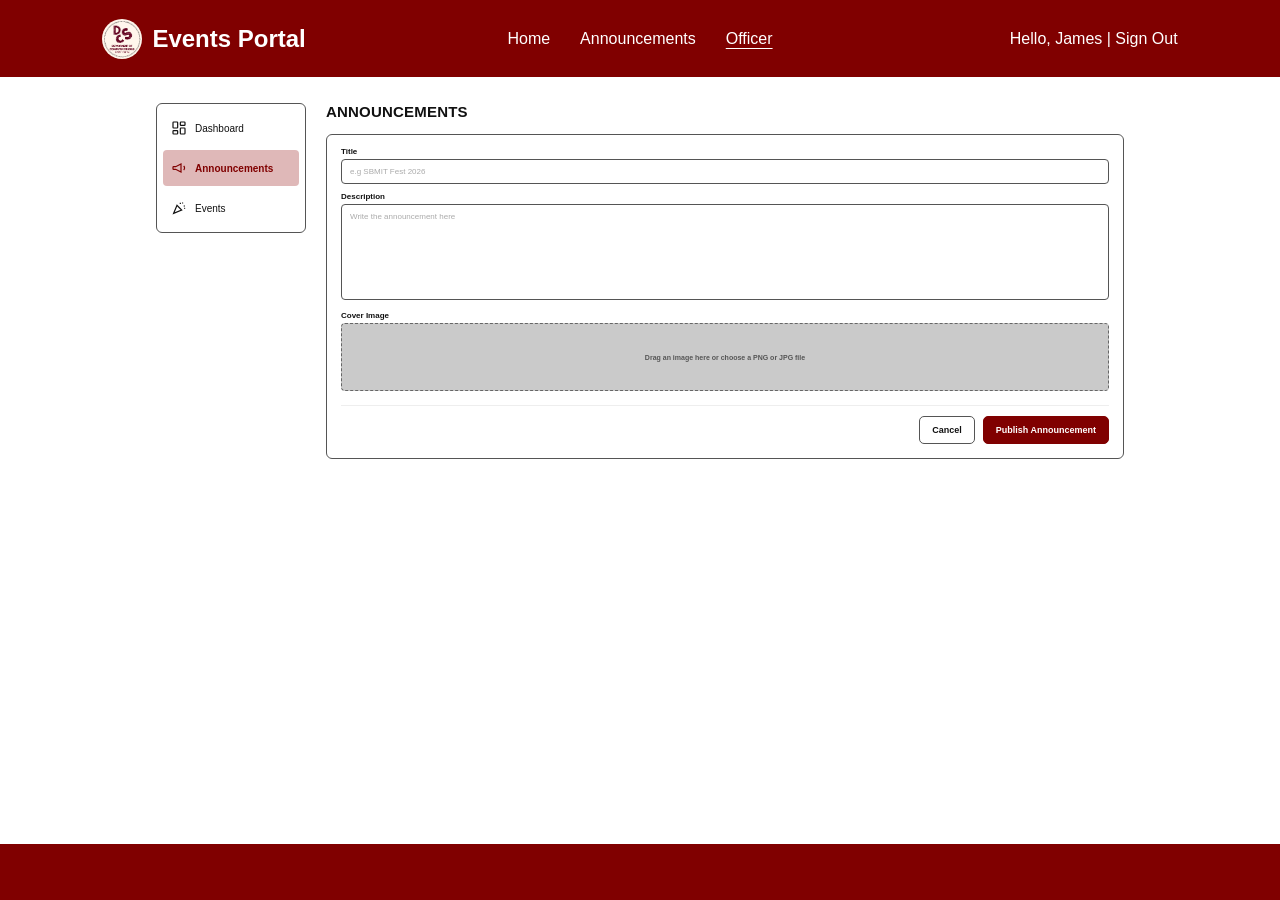
<file: announcement-new.html>
<!DOCTYPE html>
<html lang="en">
<head>
  <meta charset="UTF-8">
  <meta name="viewport" content="width=device-width, initial-scale=1.0">
  <title>Events Portal – New Announcement</title>
  <link rel="stylesheet" href="css/style2.css">
</head>
<body>

  <header class="site-header">
    <div class="header-inner">
      <a class="brand" href="dashboard.html"><img src="assets/dcs-logo.png" alt="DCS Logo"> Events Portal</a>
      <nav class="main-nav">
        <a href="#">Home</a>
        <a href="announcements.html">Announcements</a>
        <a href="dashboard.html" class="active">Officer</a>
      </nav>
      <div class="user-menu">Hello, James | <a href="#">Sign Out</a></div>
    </div>
  </header>

  <main class="page">
    <aside class="sidebar">
      <a href="officer-dashboard.html">
        <svg viewBox="0 0 24 24" fill="none" stroke="currentColor" stroke-width="1.8"><rect x="3" y="3" width="7" height="9" rx="1"/><rect x="14" y="3" width="7" height="5" rx="1"/><rect x="14" y="12" width="7" height="9" rx="1"/><rect x="3" y="16" width="7" height="5" rx="1"/></svg>
        Dashboard
      </a>
      <a href="officer-dashboard.html" class="active">
        <svg viewBox="0 0 24 24" fill="none" stroke="currentColor" stroke-width="1.8"><path d="M3 11v2a1 1 0 0 0 1 1h3l8 4V6L7 10H4a1 1 0 0 0-1 1z"/><path d="M19 9a4 4 0 0 1 0 6"/></svg>
        Announcements
      </a>
      <a href="event-new.html">
        <svg viewBox="0 0 24 24" fill="none" stroke="currentColor" stroke-width="1.8"><path d="M4 20l5-12 7 7z"/><path d="M14 4v2M19 9h2M17 5l1-1M20 12l1 1"/></svg>
        Events
      </a>
    </aside>

    <section class="content">
      <div class="page-head">
        <h1 class="page-title">Announcements</h1>
      </div>

      <form class="card form-card" action="#" method="post">
        <div class="field">
          <label for="title">Title</label>
          <input type="text" id="title" name="title" placeholder="e.g SBMIT Fest 2026">
        </div>
        <div class="field">
          <label for="description">Description</label>
          <textarea id="description" name="description" style="height:96px" placeholder="Write the announcement here"></textarea>
        </div>
        <div class="field">
          <span class="lbl">Cover Image</span>
          <label class="dropzone" style="height:68px; font-size:7px;" for="cover">
            Drag an image here or choose a PNG or JPG file
            <input type="file" id="cover" name="cover" accept="image/png, image/jpeg" hidden>
          </label>
        </div>
        <div class="form-actions">
          <a href="officer-dashboard.html" class="btn btn-outline">Cancel</a>
          <button type="submit" class="btn btn-primary">Publish Announcement</button>
        </div>
      </form>
    </section>
  </main>

  <footer class="site-footer"></footer>
</body>
</html>
</file>
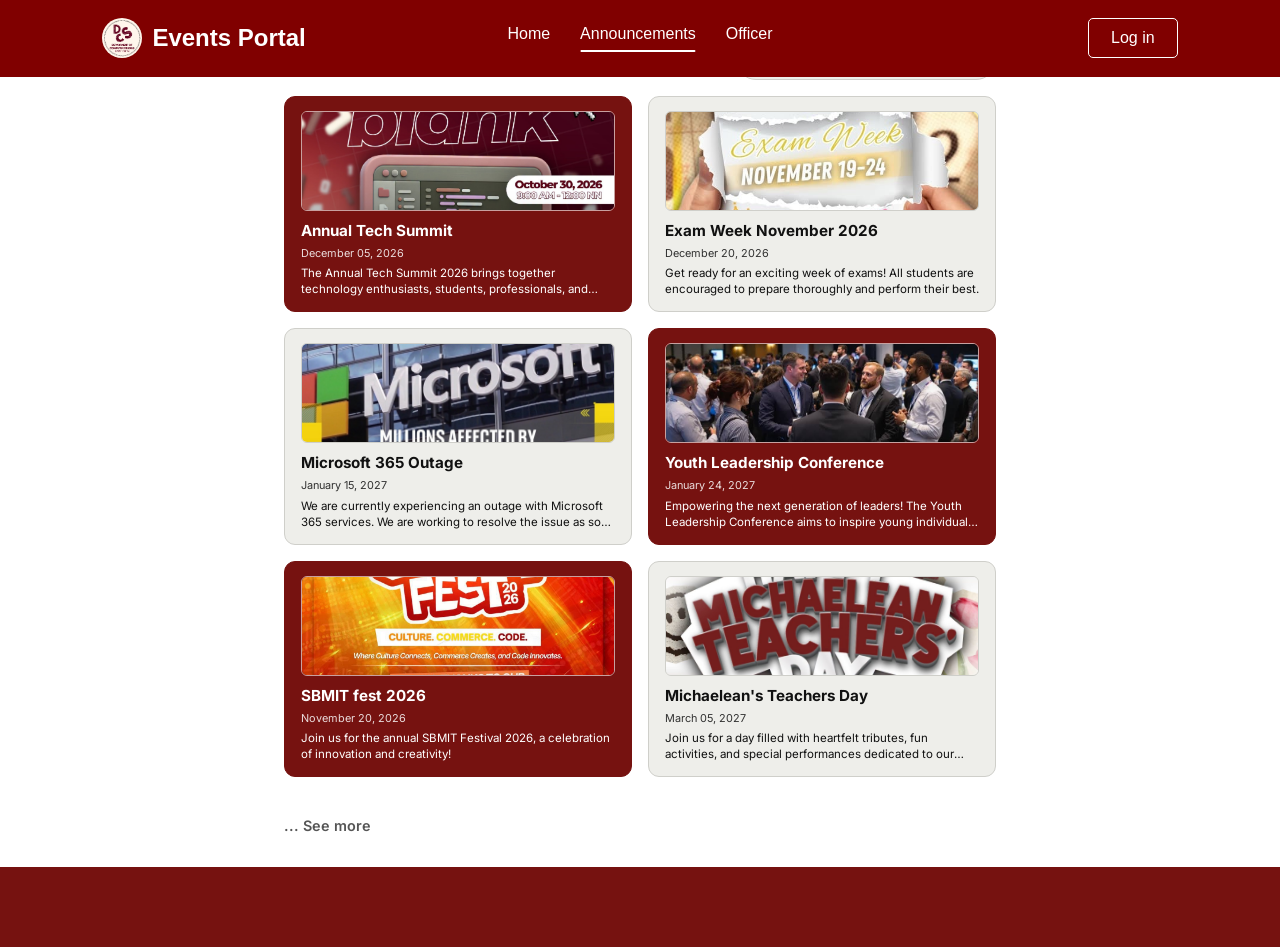
<file: announcements.html>
<!DOCTYPE html>
<html lang="en">
<head>
  <meta charset="UTF-8">
  <meta name="viewport" content="width=device-width, initial-scale=1">
  <title>Announcements</title>
  <link rel="stylesheet" href="css/style1.css">
</head>
<body>

  <header class="header">
    <div class="header-logo">
      <img src="assets/dcs-logo.png" alt="DCS Logo">
      <h2>Events Portal</h2>
    </div>

    <nav>
        <a href="index.html">Home</a>
        <a href="announcements.html" class="active" aria-current="page">Announcements</a>
        <a href="officer-login.html">Officer</a>
    </nav>

    <a href="student-login.html" class="logout">Log in</a>
</header>

  <main>
    <div class="section-row">
      <h2 class="section-title">Latest announcements</h2>
      <form class="search" role="search" action="#">
        <input type="search" id="search" name="q" placeholder="Search announcements" aria-label="Search announcements" autocomplete="off" list="announcement-titles">
        <datalist id="announcement-titles">
          <option value="Annual Tech Summit">
          <option value="Exam Week November 2026">
          <option value="Microsoft 365 Outage">
          <option value="Youth Leadership Conference">
          <option value="SBMIT Fest 2026">
          <option value="Michaelean's Teachers Day">
          <option value="feast of Saint Michael the Archangel">
          <option value="21st international Day of peace">
          <option value="Rogelio Limaco Day">
          <option value="Programmer's Day Celebration">
          <option value="National Heroes Day">
          <option value="Ninoy Aquino Day">
        </datalist>
      </form>
    </div>


    <input type="checkbox" id="toggle-more" class="toggle-more">

    <section class="grid scroll-area">
      <a href="#popup-1" class="card dark">
        <img class="card-img" src="assets/code in the blank.jpg" alt="Announcement image">
        <h2>Annual Tech Summit</h2>
        <p class="card-date">December 05, 2026</p>
        <p class="card-text">The Annual Tech Summit 2026 brings together technology enthusiasts, students, professionals, and industry experts to explore the latest developments in the digital world.</p>
      </a>

      <a href="#popup-2" class="card light">
        <img class="card-img" src="assets/exam.jpg" alt="Announcement image">
        <h2>Exam Week November 2026</h2>
        <p class="card-date">December 20, 2026</p>
        <p class="card-text">Get ready for an exciting week of exams! All students are encouraged to prepare thoroughly and perform their best.</p>
      </a>

      <a href="#popup-3" class="card light">
        <img class="card-img" src="assets/ms365.jpg" alt="Announcement image">
        <h2>Microsoft 365 Outage</h2>
        <p class="card-date">January 15, 2027</p>
        <p class="card-text">We are currently experiencing an outage with Microsoft 365 services. We are working to resolve the issue as soon as possible.</p>
      </a>

      <a href="#popup-4" class="card dark">
        <img class="card-img" src="assets/youth.jpg" alt="Announcement image">
        <h2>Youth Leadership Conference</h2>
        <p class="card-date">January 24, 2027</p>
        <p class="card-text">Empowering the next generation of leaders! The Youth Leadership Conference aims to inspire young individuals to become responsible, confident, and active members of society.</p>
      </a>

      <a href="#popup-5" class="card dark">
        <img class="card-img" src="assets/sbmit_fest.jpg" alt="Announcement image">
        <h2>SBMIT fest 2026</h2>
        <p class="card-date">November 20, 2026</p>
        <p class="card-text">Join us for the annual SBMIT Festival 2026, a celebration of innovation and creativity!</p>
      </a>

      <a href="#popup-6" class="card light">
        <img class="card-img" src="assets/tc_day.jpg" alt="Announcement image">
        <h2>Michaelean's Teachers Day</h2>
        <p class="card-date">March 05, 2027</p>
        <p class="card-text">Join us for a day filled with heartfelt tributes, fun activities, and special performances dedicated to our beloved teachers. Let’s make this celebration as extraordinary as the people we’re honoring!</p>
      </a>

      <a href="#popup-7" class="card light extra">
        <img class="card-img" src="assets/feast.jpg" alt="Announcement image">
        <h2>Feast of Saint Michael the Archangel</h2>
        <p class="card-date">November 06, 2026</p>
        <p class="card-text">Celebrate the feast of Saint Michael the Archangel with us!</p>
      </a>

      <a href="#popup-8" class="card dark extra">
        <img class="card-img" src="assets/21st.jpg" alt="Announcement image">
        <h2>21st international Day of peace</h2>
        <p class="card-date">November 13, 2026</p>
        <p class="card-text"> Real peace isn't just absence of conflic, it is the daily choice to listen, bridges devides,and build a future.Join us for a day filled with heartfelt tributes, fun activities, and special performances dedicated to our beloved teachers. Let’s make this celebration as extraordinary as the people we’re honoring!</p>
      </a>

      <a href="#popup-9" class="card dark extra">
        <img class="card-img" src="assets/limaco.jpg" alt="Announcement image">
        <h2>Rogelio Limaco Day </h2>
        <p class="card-date">September 13, 2026</p>
        <p class="card-text">freedome isn't just a chapter in a history book, it is a legacy paid for in courage,
             so join us in honoring trailblazers and everyday.
            </p>
      </a>

      <a href="#popup-10" class="card light extra">
        <img class="card-img" src="assets/prog_day.jpg" alt="Announcement image">
        <h2>Programmer's day Celebration</h2>
        <p class="card-date">September 13, 2026</p>
        <p class="card-text">Celebrate Programmer's Day with us! Join us for a day filled with coding challenges, workshops, and networking opportunities.</p>
      </a>

      <a href="#popup-11" class="card light extra">
        <img class="card-img" src="assets/heroesday.jpg" alt="Announcement image">
        <h2>National Heroes Day</h2>
        <p class="card-date">August 31, 2026</p>
        <p class="card-text">Celebrate the legacy of our national heroes with us!</p>
      </a>

      <a href="#popup-12" class="card dark extra">
        <img class="card-img" src="assets/aquinoday.jpg" alt="Announcement image">
        <h2>Ninoy Aquino Day</h2>
        <p class="card-date">August 21, 2026</p>
        <p class="card-text">Celebrate the legacy of our national heroes with us!</p>
      </a>
    </section>

    <label for="toggle-more" class="see-more">
      <span class="text-more">... See more</span>
      <span class="text-less">... See less</span>
    </label>
  </main>

  <footer></footer>

  <!-- popups for each announcement -->
  <div id="popup-1" class="popup" role="dialog" aria-labelledby="popup-title-1">
    <a href="#" class="popup-backdrop" aria-label="Close"></a>
    <div class="popup-box">
      <div class="popup-header">
        <h2 id="popup-title-1">Annual Tech Summit</h2>
        <a href="#" class="popup-close" aria-label="Close">&times;</a>
      </div>
      <figure class="popup-image">
        <img src="assets/code in the blank.jpg" alt="photo for this announcement">
      </figure>
      <p class="popup-desc">The Annual Tech Summit 2026 brings together technology enthusiasts, students, professionals, and industry experts to explore the latest developments in the digital world.
The event will feature keynote presentations, discussions about artificial intelligence, cybersecurity, software development, and emerging technologies. Participants will also have the opportunity to attend interactive demonstrations, exchange ideas, and connect with other technology enthusiasts.
Join us and discover how technology continues to shape the future!</p>
    </div>
  </div>

  <div id="popup-2" class="popup" role="dialog" aria-labelledby="popup-title-2">
    <a href="#" class="popup-backdrop" aria-label="Close"></a>
    <div class="popup-box">
      <div class="popup-header">
        <h2 id="popup-title-2">Exam Week November 2026</h2>
        <a href="#" class="popup-close" aria-label="Close">&times;</a>
      </div>
      <figure class="popup-image">
        <img src="assets/exam.jpg" alt="Photo for this announcement">
      </figure>
      <p class="popup-desc">Get ready for an exciting week of exams! All students are encouraged to prepare thoroughly and perform their best. Join us for Exam Week! We'll have study sessions, review materials, and support to help you succeed.</p>
    </div>
  </div>

  <div id="popup-3" class="popup" role="dialog" aria-labelledby="popup-title-3">
    <a href="#" class="popup-backdrop" aria-label="Close"></a>
    <div class="popup-box">
      <div class="popup-header">
        <h2 id="popup-title-3">Microsoft 365 outage</h2>
        <a href="#" class="popup-close" aria-label="Close">&times;</a>
      </div>
      <figure class="popup-image">
        <img src="assets/ms365.jpg" alt="Photo for this announcement">
      </figure>
      <p class="popup-desc">We are currently experiencing an outage with Microsoft 365 services. We are working to resolve the issue as quickly as possible.</p>
    </div>
  </div>

  <div id="popup-4" class="popup" role="dialog" aria-labelledby="popup-title-4">
    <a href="#" class="popup-backdrop" aria-label="Close"></a>
    <div class="popup-box">
      <div class="popup-header">
        <h2 id="popup-title-4">Youth Leadership conference</h2>
        <a href="#" class="popup-close" aria-label="Close">&times;</a>
      </div>
      <figure class="popup-image">
        <img src="assets/youth.jpg" alt="Photo for this announcement">
      </figure>
      <p class="popup-desc"><b>Empowering the next generation of leaders!</b>

The Youth Leadership Conference aims to inspire young individuals to become responsible, confident, and active members of society.
The conference will feature motivational speakers, leadership discussions, youth empowerment sessions, interactive workshops, and group activities. Topics will include responsible leadership, community involvement, teamwork, personal development, and social responsibility.
Participants will have the opportunity to share their ideas, learn from inspiring individuals, and discover ways to contribute positively to their communities.</p>
    </div>
  </div>

  <div id="popup-5" class="popup" role="dialog" aria-labelledby="popup-title-5">
    <a href="#" class="popup-backdrop" aria-label="Close"></a>
    <div class="popup-box">
      <div class="popup-header">
        <h2 id="popup-title-5">SBMIT fest 2026</h2>
        <a href="#" class="popup-close" aria-label="Close">&times;</a>
      </div>
      <figure class="popup-image">
        <img src="assets/sbmit_fest.jpg" alt="Photo for this announcement">
      </figure>
      <p class="popup-desc"><b>Join us for the annual SBMIT Festival!</b>
The SBMIT Festival is a vibrant celebration of innovation, creativity, and student achievement. This year's event will feature keynote speakers, interactive workshops, poster presentations, and networking opportunities. It's a chance for students, faculty, and industry professionals to come together and explore the latest trends and developments in technology and business.</p>
    </div>
  </div>

  <div id="popup-6" class="popup" role="dialog" aria-labelledby="popup-title-6">
    <a href="#" class="popup-backdrop" aria-label="Close"></a>
    <div class="popup-box">
      <div class="popup-header">
        <h2 id="popup-title-6">Michaelean's Teachers Day</h2>
        <a href="#" class="popup-close" aria-label="Close">&times;</a>
      </div>
      <figure class="popup-image">
        <img src="assets/tc_day.jpg" alt="Photo for this announcement">
      </figure>
      <p class="popup-desc">Join us for a day filled with heartfelt tributes, fun activities, and special performances dedicated to our beloved teachers. Let’s make this celebration as extraordinary as the people we’re honoring!</p>
    </div>
  </div>

  <div id="popup-7" class="popup" role="dialog" aria-labelledby="popup-title-7">
    <a href="#" class="popup-backdrop" aria-label="Close"></a>
    <div class="popup-box">
      <div class="popup-header">
        <h2 id="popup-title-7">Feast of Saint Michael the Archangel</h2>
        <a href="#" class="popup-close" aria-label="Close">&times;</a>
      </div>
      <figure class="popup-image">
        <img src="assets/feast.jpg" alt="Photo for this announcement">
      </figure>
      <p class="popup-desc">Join us for the Feast of Saint Michael the Archangel, a day of reflection, prayer, and community celebration.</p>
    </div>
  </div>

  <div id="popup-8" class="popup" role="dialog" aria-labelledby="popup-title-8">
    <a href="#" class="popup-backdrop" aria-label="Close"></a>
    <div class="popup-box">
      <div class="popup-header">
        <h2 id="popup-title-8">21st international Day of peace</h2>
        <a href="#" class="popup-close" aria-label="Close">&times;</a>
      </div>
      <figure class="popup-image">
        <img src="assets/21st.jpg" alt="Photo for this announcement">
      </figure>
      <p class="popup-desc">Join us for a day filled with heartfelt tributes, fun activities, and special performances dedicated to our beloved teachers. Let’s make this celebration as extraordinary as the people we’re honoring!</p>
    </div>
  </div>

  <div id="popup-9" class="popup" role="dialog" aria-labelledby="popup-title-9">
    <a href="#" class="popup-backdrop" aria-label="Close"></a>
    <div class="popup-box">
      <div class="popup-header">
        <h2 id="popup-title-9">Rogelio limaco Day</h2>
        <a href="#" class="popup-close" aria-label="Close">&times;</a>
      </div>
      <figure class="popup-image">
        <img src="assets/limaco.jpg" alt="Photo for this announcement">
      </figure>
      <p class="popup-desc">Celebrate the life and legacy of Rogelio Limaco with us!</p>
    </div>
  </div>

  <div id="popup-10" class="popup" role="dialog" aria-labelledby="popup-title-10">
    <a href="#" class="popup-backdrop" aria-label="Close"></a>
    <div class="popup-box">
      <div class="popup-header">
        <h2 id="popup-title-10">Programmer's Day Celebration</h2>
        <a href="#" class="popup-close" aria-label="Close">&times;</a>
      </div>
      <figure class="popup-image">
        <img src="assets/prog_day.jpg" alt="Photo for this announcement">
      </figure>
      <p class="popup-desc">Celebrate Programmer's Day with us! Join us for a day filled with coding challenges, workshops, and networking opportunities.</p>
    </div>
  </div>

  <div id="popup-11" class="popup" role="dialog" aria-labelledby="popup-title-11">
    <a href="#" class="popup-backdrop" aria-label="Close"></a>
    <div class="popup-box">
      <div class="popup-header">
        <h2 id="popup-title-11">National Heroes Day</h2>
        <a href="#" class="popup-close" aria-label="Close">&times;</a>
      </div>
      <figure class="popup-image">
        <img src="assets/heroesday.jpg" alt="Photo for this announcement">
      </figure>
      <p class="popup-desc">Celebrate National Heroes Day with us! Join us for a day of remembrance and appreciation for the brave heroes who have served our country.</p>
    </div>
  </div>

  <div id="popup-12" class="popup" role="dialog" aria-labelledby="popup-title-12">
    <a href="#" class="popup-backdrop" aria-label="Close"></a>
    <div class="popup-box">
      <div class="popup-header">
        <h2 id="popup-title-12">Ninoy Aquino Day</h2>
        <a href="#" class="popup-close" aria-label="Close">&times;</a>
      </div>
      <figure class="popup-image">
        <img src="assets/aquinoday.jpg" alt="Photo for this announcement">
      </figure>
      <p class="popup-desc">Celebrate Ninoy Aquino Day with us! Join us for a day of remembrance and appreciation for the brave hero who sacrificed his life for the freedom of our nation.</p>
    </div>
  </div>

</body>
</html>
</file>
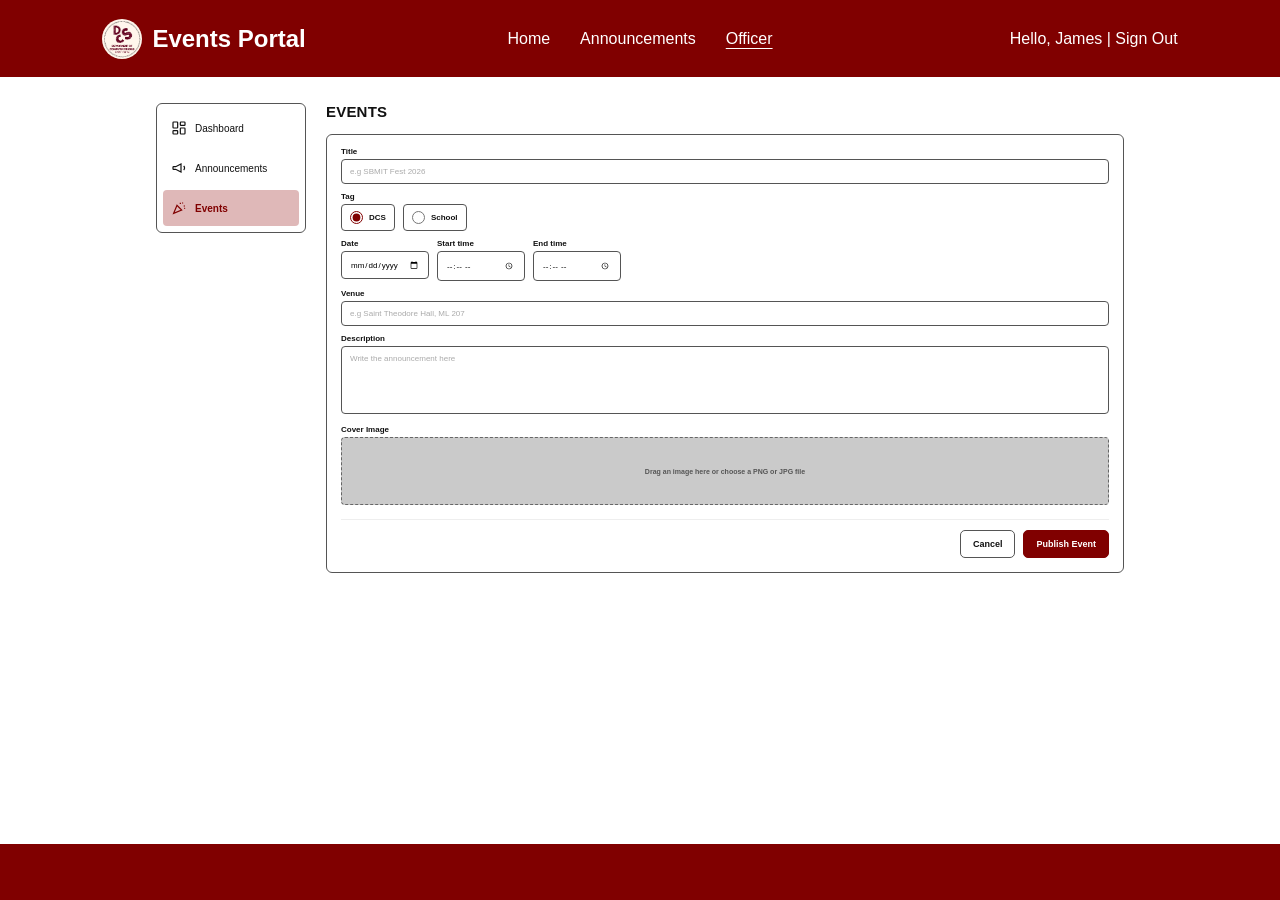
<file: event-new.html>
<!DOCTYPE html>
<html lang="en">
<head>
  <meta charset="UTF-8">
  <meta name="viewport" content="width=device-width, initial-scale=1.0">
  <title>Events Portal – New Event</title>
  <link rel="stylesheet" href="css/style2.css">
</head>
<body>

  <header class="site-header">
    <div class="header-inner">
      <a class="brand" href="dashboard.html"><img src="assets/dcs-logo.png" alt="DCS Logo"> Events Portal</a>
      <nav class="main-nav">
        <a href="#">Home</a>
        <a href="announcement-new.html">Announcements</a>
        <a href="dashboard.html" class="active">Officer</a>
      </nav>
      <div class="user-menu">Hello, James | <a href="#">Sign Out</a></div>
    </div>
  </header>

  <main class="page">
    <aside class="sidebar">
      <a href="officer-dashboard.html">
        <svg viewBox="0 0 24 24" fill="none" stroke="currentColor" stroke-width="1.8"><rect x="3" y="3" width="7" height="9" rx="1"/><rect x="14" y="3" width="7" height="5" rx="1"/><rect x="14" y="12" width="7" height="9" rx="1"/><rect x="3" y="16" width="7" height="5" rx="1"/></svg>
        Dashboard
      </a>
      <a href="announcement-new.html">
        <svg viewBox="0 0 24 24" fill="none" stroke="currentColor" stroke-width="1.8"><path d="M3 11v2a1 1 0 0 0 1 1h3l8 4V6L7 10H4a1 1 0 0 0-1 1z"/><path d="M19 9a4 4 0 0 1 0 6"/></svg>
        Announcements
      </a>
      <a href="events.html" class="active">
        <svg viewBox="0 0 24 24" fill="none" stroke="currentColor" stroke-width="1.8"><path d="M4 20l5-12 7 7z"/><path d="M14 4v2M19 9h2M17 5l1-1M20 12l1 1"/></svg>
        Events
      </a>
    </aside>

    <section class="content">
      <div class="page-head">
        <h1 class="page-title">Events</h1>
      </div>

      <form class="card form-card" action="#" method="post">
        <div class="field">
          <label for="title">Title</label>
          <input type="text" id="title" name="title" placeholder="e.g SBMIT Fest 2026">
        </div>

        <div class="field">
          <span class="lbl">Tag</span>
          <div class="tag-group">
            <label><input type="radio" name="tag" value="DCS" checked> DCS</label>
            <label><input type="radio" name="tag" value="School"> School</label>
          </div>
        </div>

        <div class="row-3">
          <div class="field"><label for="date">Date</label><input type="date" id="date" name="date"></div>
          <div class="field"><label for="start">Start time</label><input type="time" id="start" name="start"></div>
          <div class="field"><label for="end">End time</label><input type="time" id="end" name="end"></div>
        </div>

        <div class="field">
          <label for="venue">Venue</label>
          <input type="text" id="venue" name="venue" placeholder="e.g Saint Theodore Hall, ML 207">
        </div>

        <div class="field">
          <label for="description">Description</label>
          <textarea id="description" name="description" placeholder="Write the announcement here"></textarea>
        </div>

        <div class="field">
          <span class="lbl">Cover Image</span>
          <label class="dropzone tall" for="cover">
            Drag an image here or choose a PNG or JPG file
            <input type="file" id="cover" name="cover" accept="image/png, image/jpeg" hidden>
          </label>
        </div>

        <div class="form-actions">
          <a href="officer-dashboard.html" class="btn btn-outline">Cancel</a>
          <button type="submit" class="btn btn-primary">Publish Event</button>
        </div>
      </form>
    </section>
  </main>

  <footer class="site-footer"></footer>
</body>
</html>
</file>
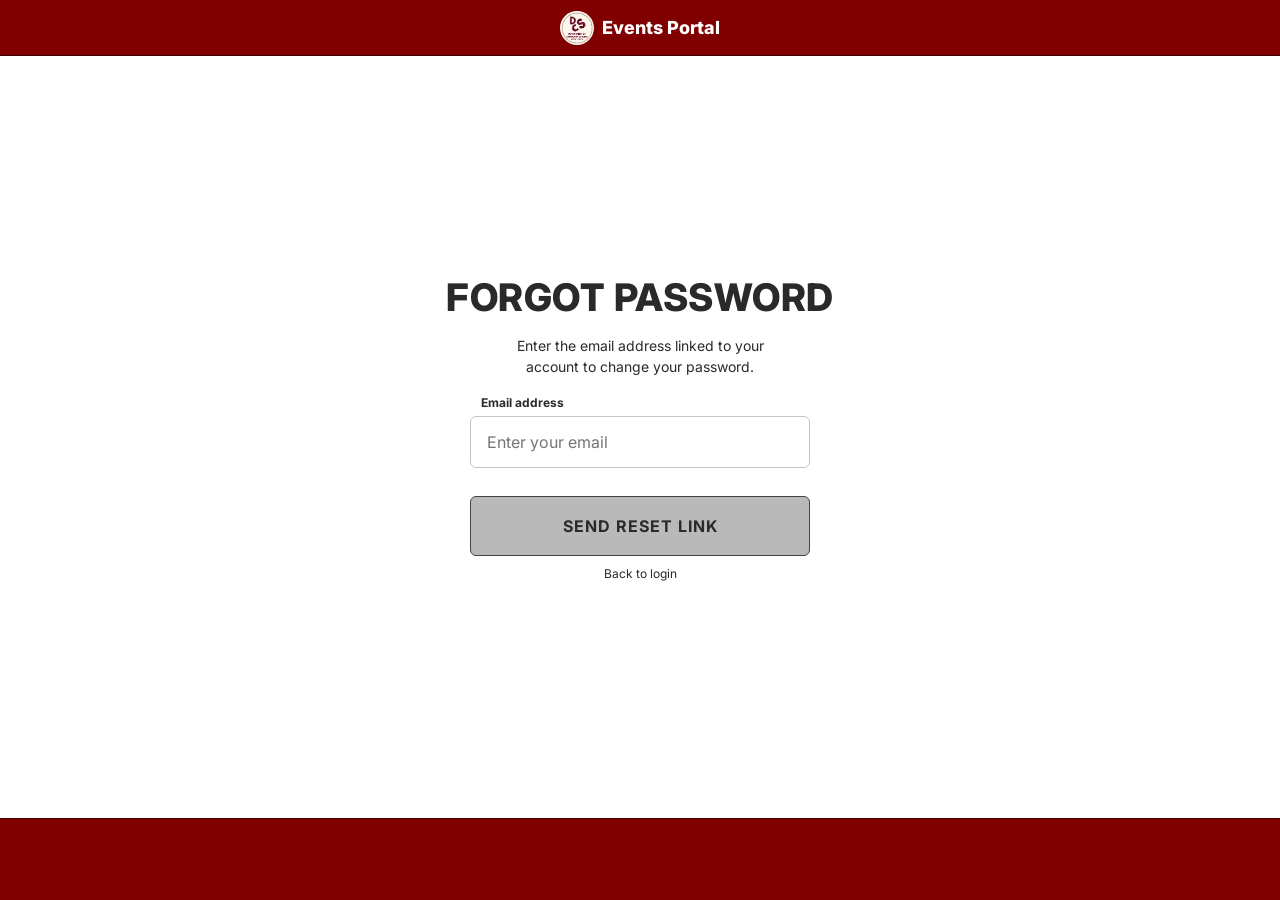
<file: forgot-password.html>
<!DOCTYPE html>
<html lang="en">

<head>
  <meta charset="UTF-8">
  <meta name="viewport" content="width=device-width, initial-scale=1.0">
  <title>Forgot Password | Events Portal</title>
  <link rel="stylesheet" href="css/styles3.css">
</head>

<body>
  <header class="navbar navbar--event-portal-centered">
    <a class="event-portal" href="officer-login.html">
      <span class="event-portal-logo">
        <img src="images/EP.png" alt="Events Portal logo">
      </span>
      <span>Events Portal</span>
    </a>
  </header>

  <main>
    <div class="content">
      <h1>FORGOT PASSWORD</h1>
      <p class="page-message">
        Enter the email address linked to your account to change your password.
      </p>

      <form action="reset-email-sent.html" method="get">
        <div class="field">
          <label for="email">Email address</label>
          <input type="email" id="email" placeholder="Enter your email" autocomplete="email" required>
        </div>
        <button type="submit" class="submit">SEND RESET LINK</button>
        <a class="forgot-password" href="officer-login.html">Back to login</a>
      </form>
    </div>
  </main>

  <footer></footer>
</body>

</html>
</file>
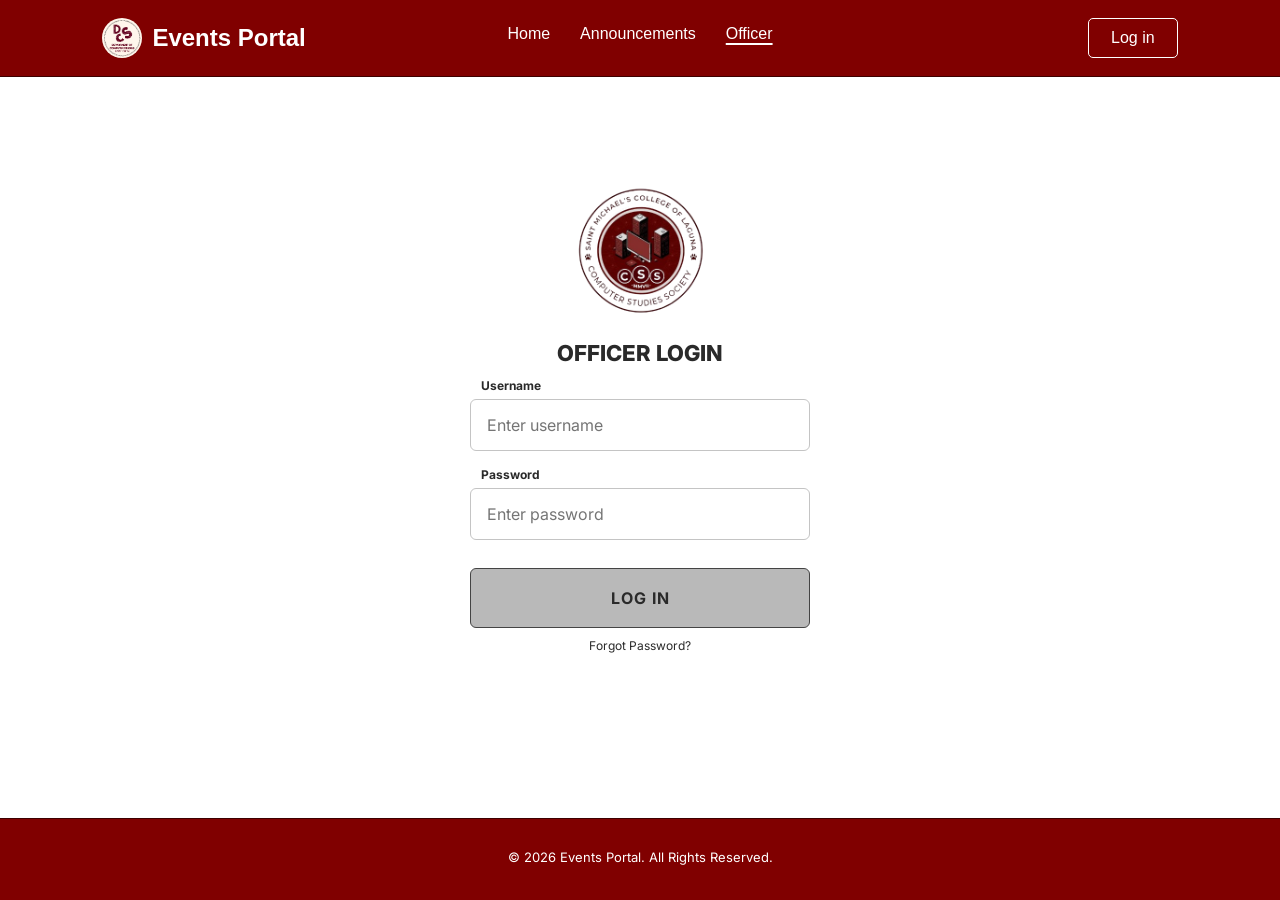
<file: officer-login.html>
<!DOCTYPE html>
<html lang="en">

<head>
  <meta charset="UTF-8">
  <meta name="viewport" content="width=device-width, initial-scale=1.0">
  <title>Officer Login | Events Portal</title>
  <link rel="stylesheet" href="css/styles3.css">
  <link rel="icon" type="image/png" href="assets/dcs-logo.png">
</head>

<body>
  <header class="navbar navbar--site">
    <div class="header-logo">
      <img src="assets/dcs-logo.png" alt="DCS Logo">
      <h2>Events Portal</h2>
    </div>

    <nav class="nav-links">
      <a href="index.html">Home</a>
      <a href="announcements.html">Announcements</a>
      <a class="active" aria-current="page" href="officer-login.html">Officer</a>
    </nav>

    <a href="student-login.html" class="login-link">Log in</a>
  </header>

  <main>
    <div class="content">
      <div class="logo">
        <img src="assets/CSS.png" alt="Department of Computer Studies logo">
      </div>

      <h2>OFFICER LOGIN</h2>

      <form action="#" method="post"
        onsubmit="window.location.href='officer-dashboard.html'; return false;">
        <div class="field">
          <label for="username">Username</label>
          <input type="text" id="username" name="username" placeholder="Enter username" autocomplete="username"
            required>
        </div>

        <div class="field">
          <label for="password">Password</label>
          <input type="password" id="password" name="password" placeholder="Enter password"
            autocomplete="current-password" required>
        </div>

        <button type="submit" class="submit">LOG IN</button>
        <a class="forgot-password" href="forgot-password.html">Forgot Password?</a>
      </form>
    </div>
  </main>

  <footer class="main-footer">
    <p>© 2026 Events Portal. All Rights Reserved.</p>
  </footer>
</body>

</html>
</file>
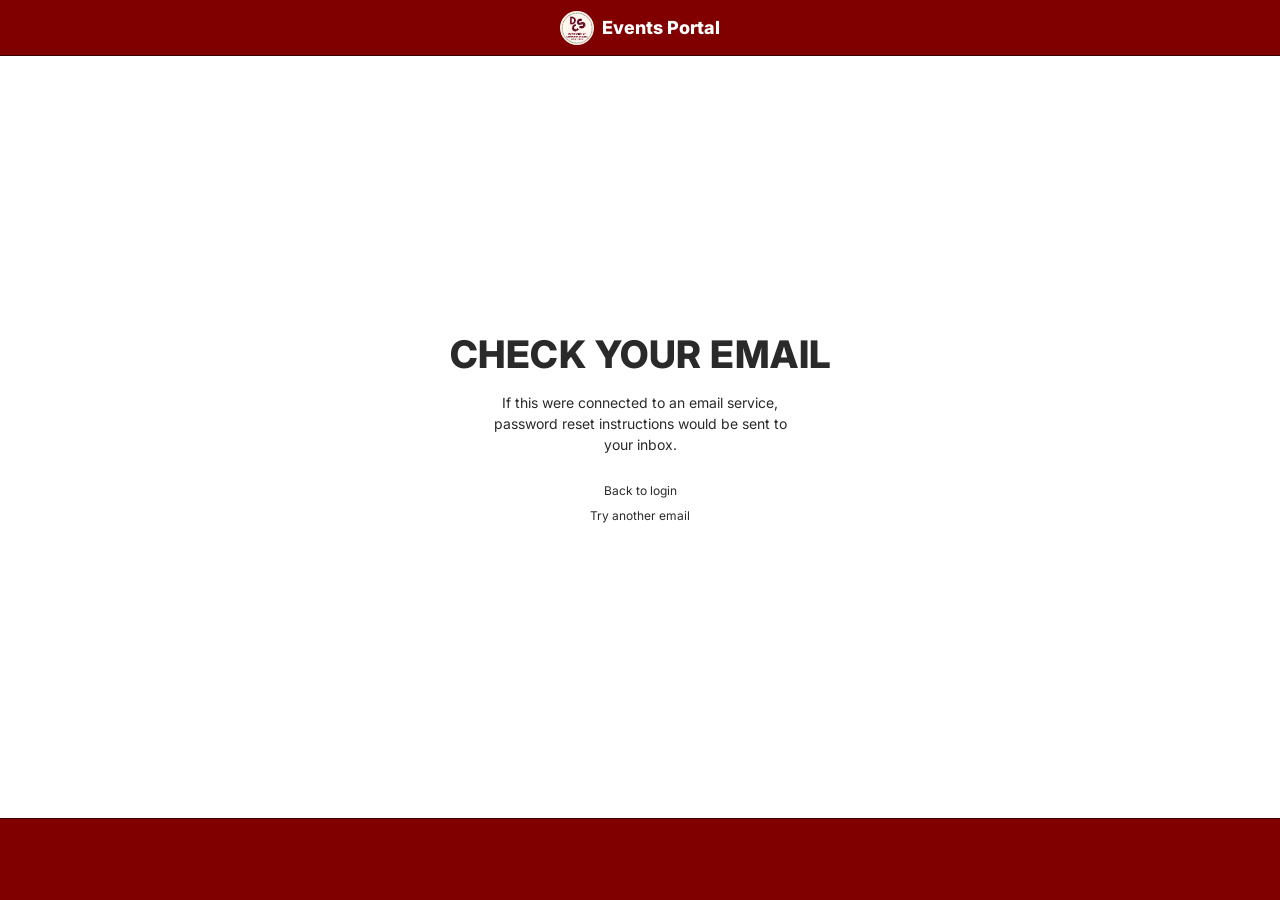
<file: reset-email-sent.html>
<!DOCTYPE html>
<html lang="en">

<head>
  <meta charset="UTF-8">
  <meta name="viewport" content="width=device-width, initial-scale=1.0">
  <title>Check Your Email | Events Portal</title>
  <link rel="stylesheet" href="css/styles3.css">
</head>

<body>
  <header class="navbar navbar--event-portal-centered">
    <a class="event-portal" href="officer-login.html">
      <span class="event-portal-logo">
        <img src="images/EP.png" alt="Events Portal logo">
      </span>
      <span>Events Portal</span>
    </a>
  </header>

  <main>
    <div class="content">
      <h1>CHECK YOUR EMAIL</h1>
      <p class="page-message">
        If this were connected to an email service, password reset instructions would be sent to your inbox.
      </p>
      <a class="forgot-password" href="officer-login.html">Back to login</a>
      <a class="forgot-password" href="forgot-password.html">Try another email</a>
    </div>
  </main>

  <footer></footer>
</body>

</html>
</file>
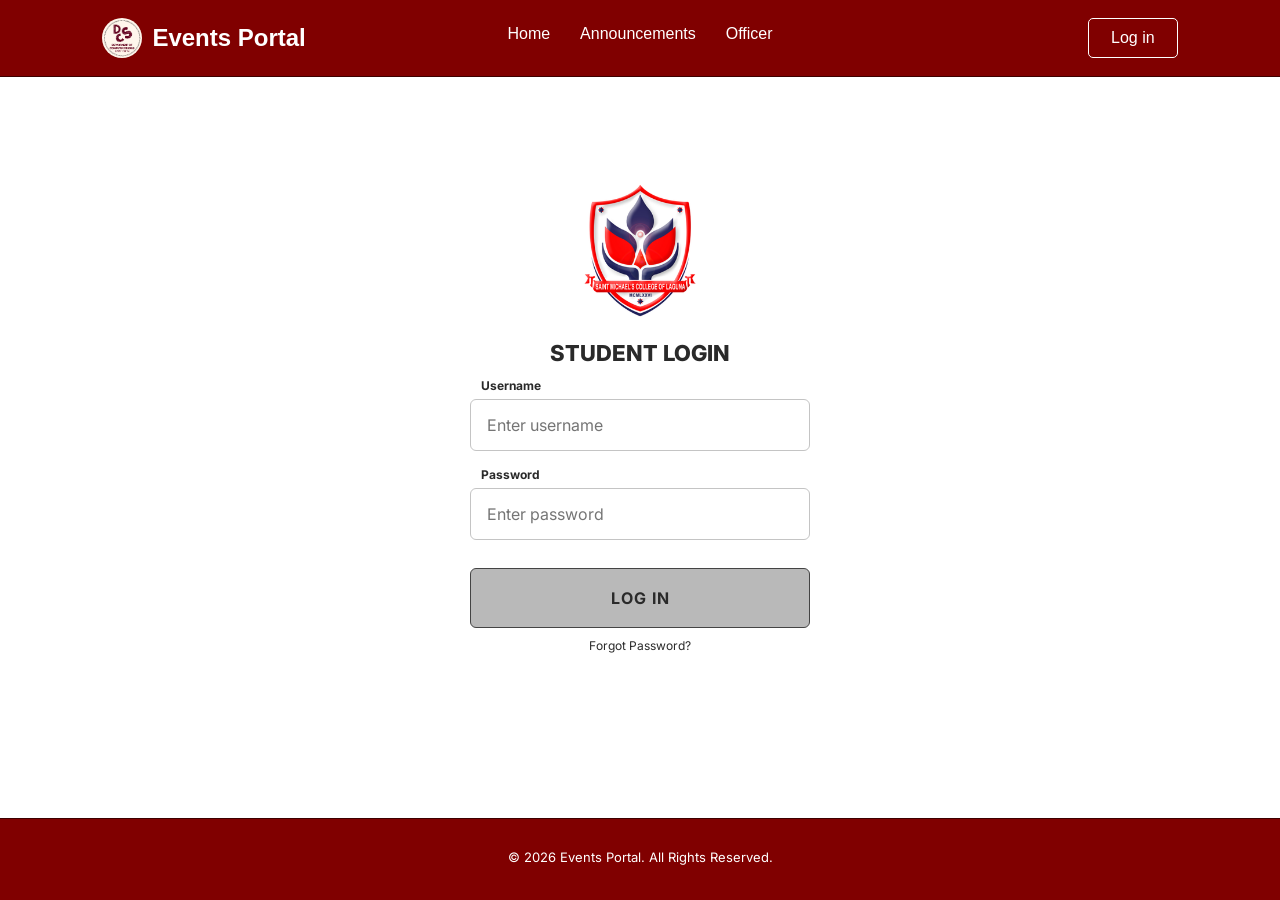
<file: student-login.html>
<!DOCTYPE html>
<html lang="en">

<head>
  <meta charset="UTF-8">
  <meta name="viewport" content="width=device-width, initial-scale=1.0">
  <title>Student Login | Events Portal</title>

  <link rel="stylesheet" href="css/styles3.css">
</head>

<body>
  <header class="navbar navbar--site">
    <div class="header-logo">
      <img src="assets/dcs-logo.png" alt="DCS Logo">
      <h2>Events Portal</h2>
    </div>

    <nav class="nav-links">
      <a href="index.html">Home</a>
      <a href="announcements.html">Announcements</a>
      <a href="officer-login.html">Officer</a>
    </nav>

    <a href="student-login.html" class="login-link">Log in</a>
  </header>

  <main>
    <div class="content">
      <div class="logo">
        <img src="assets/SMCL.png" alt="Saint Michael's College of Laguna logo">
      </div>

      <h2>STUDENT LOGIN</h2>

      <form action="#" method="post"
        onsubmit="window.location.href='officer-dashboard.html'; return false;">
        <div class="field">
          <label for="username">Username</label>
          <input type="text" id="username" name="username" placeholder="Enter username" autocomplete="username"
            required>
        </div>

        <div class="field">
          <label for="password">Password</label>
          <input type="password" id="password" name="password" placeholder="Enter password"
            autocomplete="current-password" required>
        </div>

        <button type="submit" class="submit">LOG IN</button>
        <a class="forgot-password" href="forgot-password.html">Forgot Password?</a>
      </form>
    </div>
  </main>

  <footer class="main-footer">
    <p>© 2026 Events Portal. All Rights Reserved.</p>
  </footer>
</body>

</html>
</file>
<file: css/style2.css>
/* ===== Events Portal – shared styles ===== */
:root {
  --maroon: #800000;
  --maroon-dark: #6a0000;
  --pink: #dfb8b8;
  --gray-bg: #eeeeee;
  --border: #555;
  --text: #111;
  --muted: #777;
}

* { box-sizing: border-box; margin: 0; padding: 0; }

body {
  font-family: "Inter", "Helvetica Neue", Arial, sans-serif;
  color: var(--text);
  background: #fff;
  min-height: 100vh;
  display: flex;
  flex-direction: column;
  font-size: 12px;
}

a { color: inherit; text-decoration: none; }

/* ---------- Header ---------- */
.site-header {
  background: var(--maroon);
  color: #fff;
  height: 77px;
  cursor: default;
  user-select: none;
  font-family: Arial, sans-serif;
}
.header-inner {
  position: relative;
  width: 100%;
  max-width: none;
  margin: 0 auto;
  height: 100%;
  display: flex;
  align-items: center;
  justify-content: space-between;
  padding: 18px 8%;
}
.brand {
  display: flex;
  align-items: center;
  gap: 10px;
  font-weight: 700;
  font-size: 24px;
  white-space: nowrap;
}
.logo {
  width: 40px; height: 40px; border-radius: 50%;
  background: #fff; color: var(--maroon);
  display: flex; align-items: center; justify-content: center;
  font-size: 14px; font-weight: 700;
}
.brand img {
  width: 40px;
  height: 40px;
  flex-shrink: 0;
  border-radius: 50%;
  object-fit: contain;
}
.main-nav {
  display: flex;
  gap: 30px;
  font-size: 16px;
  font-weight: 400;
  position: absolute;
  left: 50%;
  transform: translateX(-50%);
}
.main-nav a.active {
  text-decoration: underline;
  text-underline-offset: 4px;
}
.user-menu {
  font-size: 16px;
  font-weight: 400;
  line-height: 1.2;
  white-space: nowrap;
}

@media (max-width: 900px) {
  .site-header {
    height: auto;
  }

  .header-inner {
    height: auto;
    flex-direction: column;
    gap: 15px;
    padding: 15px 4%;
  }

  .main-nav {
    position: static;
    flex-wrap: wrap;
    justify-content: center;
    gap: 15px;
    transform: none;
  }
}

/* ---------- Layout ---------- */
.page {
  flex: 1;
  width: 100%;
  max-width: 1000px;
  margin: 0 auto;
  padding: 26px 16px 40px;
  display: flex;
  gap: 20px;
  align-items: flex-start;
}

.sidebar {
  width: 150px;
  flex-shrink: 0;
  border: 1px solid var(--border);
  border-radius: 6px;
  padding: 6px;
  display: flex;
  flex-direction: column;
  gap: 4px;
}
.sidebar a {
  display: flex; align-items: center; gap: 8px;
  padding: 10px 8px;
  border-radius: 4px;
  font-size: 10px; font-weight: 500;
}
.sidebar a svg { width: 16px; height: 16px; flex-shrink: 0; }
.sidebar a.active { background: var(--pink); color: var(--maroon); font-weight: 700; }

.content { flex: 1; min-width: 0; }

.page-head {
  display: flex; justify-content: space-between; align-items: flex-start;
  margin-bottom: 14px;
}
.page-title { font-size: 15px; font-weight: 800; letter-spacing: .2px; text-transform: uppercase; }
.page-sub { font-size: 9px; color: var(--muted); margin-top: 2px; }
.head-actions { display: flex; gap: 8px; }

/* ---------- Buttons ---------- */
.btn {
  display: inline-block;
  font: inherit; font-size: 9px; font-weight: 700;
  padding: 8px 12px;
  border-radius: 5px;
  border: 1px solid var(--border);
  background: #f3f3f3;
  color: var(--maroon);
  cursor: pointer;
}
.btn-primary { background: var(--maroon); border-color: var(--maroon); color: #fff; }
.btn-primary:hover { background: var(--maroon-dark); }
.btn-outline { background: #fff; color: var(--text); }

/* ---------- Cards ---------- */
.card {
  border: 1px solid var(--border);
  border-radius: 6px;
  background: #fff;
  padding: 12px;
}
.card-head { display: flex; justify-content: space-between; align-items: center; margin-bottom: 8px; }
.card-title { font-size: 9px; font-weight: 700; }
.view-all { font-size: 9px; font-weight: 700; color: var(--maroon); }

/* ---------- Dashboard ---------- */
.stats { display: grid; grid-template-columns: repeat(4, 1fr); gap: 10px; margin-bottom: 18px; }
.stat { height: 106px; display: flex; flex-direction: column; justify-content: space-between; }
.stat .label { font-size: 8px; font-weight: 600; }
.stat .value { font-size: 24px; font-weight: 800; color: var(--maroon); }
.stat .note { font-size: 8px; color: var(--muted); }

.dash-row { display: grid; grid-template-columns: 1fr 122px; gap: 10px; margin-bottom: 12px; }
.dash-row { grid-template-columns: 1fr 122px; }
@media (min-width: 700px) { .dash-row { grid-template-columns: 1fr 122px; } }

.list-item {
  display: flex; align-items: center; gap: 10px;
  padding: 8px 0;
  border-top: 1px solid #e3e3e3;
}
.list-item:first-of-type { border-top: 1px solid #e3e3e3; }
.date-box {
  width: 28px; height: 30px; flex-shrink: 0;
  background: var(--pink);
  border-radius: 3px;
  text-align: center;
  line-height: 1.1;
  padding-top: 4px;
}
.date-box .d { display: block; font-size: 12px; font-weight: 800; color: var(--maroon); }
.date-box .m { display: block; font-size: 7px; color: var(--maroon); }
.list-info { flex: 1; min-width: 0; }
.list-info .t { font-size: 8px; font-weight: 700; }
.list-info .s { font-size: 8px; color: var(--muted); margin-top: 2px; }

.pill {
  font-size: 7px; font-weight: 700;
  padding: 4px 8px;
  border-radius: 10px;
  background: #ebebeb;
  color: #555;
  display: inline-block;
}
.pill-maroon { background: var(--maroon); color: #fff; }

/* calendar */
.calendar { padding: 10px 12px; }
.cal-head { display: flex; justify-content: space-between; font-size: 8px; font-weight: 700; margin-bottom: 6px; }
.cal-head span.arrows { color: var(--muted); font-size: 7px; letter-spacing: 3px; }
.cal-grid {
  display: grid; grid-template-columns: repeat(7, 1fr);
  row-gap: 5px; text-align: center; font-size: 7px;
}
.cal-grid .dow { font-weight: 800; }
.cal-grid .sun { color: var(--maroon); }
.cal-grid span.day {
  width: 15px; height: 15px; line-height: 15px;
  margin: 0 auto; border-radius: 50%;
}
.cal-grid span.event { background: var(--pink); }
.cal-grid span.today { background: var(--maroon); color: #fff; font-weight: 800; }
.cal-legend { display: flex; gap: 10px; margin-top: 12px; font-size: 7px; color: var(--muted); align-items: center; }
.cal-legend i { display: inline-block; width: 10px; height: 10px; border-radius: 50%; margin-right: 3px; vertical-align: middle; }

/* ---------- Tables ---------- */
.table-card { padding: 8px 12px 12px; }
table { width: 100%; border-collapse: collapse; }
th {
  text-align: left; font-size: 8px; font-weight: 500; color: var(--muted);
  padding: 6px 4px; border-bottom: 1px solid #ddd;
}
td { font-size: 8px; padding: 10px 4px; border-bottom: 1px solid #eee; height: 21px; }
td.title { font-weight: 700; }
td .act { color: var(--maroon); margin-right: 4px; }
tr.empty td { height: 21px; }

.pagination { display: flex; justify-content: center; gap: 8px; margin-top: 14px; }
.pagination a {
  width: 22px; height: 22px;
  display: flex; align-items: center; justify-content: center;
  border: 1px solid var(--border); border-radius: 4px;
  font-size: 8px; font-weight: 700; background: #fff;
}
.pagination a.arrow { width: 24px; height: 24px; font-size: 14px; font-weight: 400; }
.pagination a.active { background: var(--maroon); border-color: var(--maroon); color: #fff; }

/* ---------- Forms ---------- */
.form-card { padding: 12px 14px 14px; }
.field { margin-bottom: 8px; }
.field label, .field .lbl { display: block; font-size: 8px; font-weight: 600; margin-bottom: 3px; }
.field input[type="text"],
.field input[type="date"],
.field input[type="time"],
.field textarea {
  width: 100%;
  font: inherit; font-size: 8px;
  border: 1px solid var(--border);
  border-radius: 4px;
  padding: 7px 8px;
  background: #fff;
}
.field textarea { height: 68px; resize: none; }
.field input::placeholder, .field textarea::placeholder { color: #aaa; }

.tag-group { display: flex; gap: 8px; }
.tag-group label {
  display: flex; align-items: center; gap: 6px;
  border: 1px solid var(--border); border-radius: 4px;
  padding: 6px 8px; font-size: 8px; font-weight: 600; margin: 0; cursor: pointer;
}
.tag-group input { accent-color: var(--maroon); }

.row-3 { display: flex; gap: 8px; }
.row-3 .field { flex: 0 0 auto; }
.row-3 .field input { width: 88px; }

.field label.dropzone {
  height: 68px;
  background: #cacaca;
  border: 1px dashed #666;
  border-radius: 4px;
  display: flex;
  align-items: center;
  justify-content: center;
  text-align: center;
  font-size: 7px; color: #555;
  cursor: pointer;
}
.dropzone.tall { height: 68px; }
.form-actions {
  display: flex; justify-content: flex-end; gap: 8px;
  border-top: 1px solid #eee;
  margin-top: 14px; padding-top: 10px;
}

/* ---------- Footer ---------- */
.site-footer { background: var(--maroon); height: 56px; margin-top: auto; }
</file>
<file: css/style1.css>
@import url("https://fonts.googleapis.com/css2?family=Inter:wght@400;700;800&display=swap");

:root {
  --maroon: #761210;
  --gray: #eeeeea;
  --border: #cfcfca;
  --text: #111;
}

* { box-sizing: border-box; margin: 0; padding: 0; }

body {
  font-family: "Inter", Arial, sans-serif;
  color: var(--text);
  background: #fff;
  min-height: 100vh;
  display: flex;
  flex-direction: column;
}

/* Header and Navigation */

/* ANNOUNCEMENTS HEADER FIX */


header.header {
    font-family: Arial, sans-serif;
    display: flex;
    justify-content: space-between;
    align-items: center;
    width: 100%;
    max-width: none;
    min-height: 75px;
    height: auto;
    gap: 24px;
    padding: 18px 8%;
    margin: 0;
    position: fixed;
    top: 0;
    left: 0;
    z-index: 1000;
    background-color: #800000;
    border-bottom: 1px solid #800000;
    box-sizing: border-box;
}

header.header .header-logo {
    display: flex;
    align-items: center;
    gap: 10px;
}

header.header .header-logo img {
    width: 40px;
    height: 40px;
    object-fit: contain;
    border-radius: 50%;
}

header.header .header-logo h2 {
    margin: 0;
    color: white;
    font-size: 24px;
    font-weight: 700;
    font-family: Arial, sans-serif;
    line-height: 1.2;
    white-space: nowrap;
}

header.header nav {
    display: flex;
    align-items: center;
    gap: 30px;
    position: absolute;
    left: 50%;
    transform: translateX(-50%);
    margin: 0;
    padding: 0;
    white-space: nowrap;
}

header.header nav a {
    position: relative;
    display: inline-block;
    padding-bottom: 8px;
    color: white;
    text-decoration: none;
    font-size: 16px;
    font-family: Arial, sans-serif;
    font-weight: 400;
    line-height: 1.2;
}

header.header nav a:hover,
header.header .logout:hover {
    color: #e0caca;
}

header.header nav a.active::after {
    content: "";
    position: absolute;
    left: 0;
    bottom: 0;
    width: 100%;
    height: 2px;
    background-color: white;
    border-radius: 2px;
}

header.header .logout {
    padding: 9px 22px;
    border: 1px solid white;
    border-radius: 5px;
    color: white;
    text-decoration: none;
    font-family: Arial, sans-serif;
    font-size: 16px;
    font-weight: 400;
    line-height: 1.2;
    white-space: nowrap;
}

/* MOBILE HEADER */

@media screen and (max-width: 900px) {
    header.header {
        flex-direction: column;
        height: auto;
        gap: 15px;
        padding: 15px 4%;
    }

    header.header nav {
        flex-wrap: wrap;
        justify-content: center;
        gap: 15px;
        position: static;
        transform: none;
    }

    body {
        padding-top: 170px;
    }
}

.header {

    display: flex;
    justify-content: space-between;
    align-items: center;
    padding: 18px 8%;
    position: fixed;
    top: 0;
    left: 0;
    width: 100%;
    z-index: 1000;
    background-color: var(--maroon);
    border-bottom: 1px solid var(--maroon);
}

.header h1 {
    font-size: 24px;
    color: white;
    font-weight: 700;
    text-transform: uppercase;
}

nav {
    display: flex;
    align-items: center;
    gap: 30px;
}

nav a {
    position: relative;
    display: inline-block;
    padding-bottom: 8px;
    text-decoration: none;
    font-size: 16px;
    color: white;
    transition: color 0.2s ease;
}

nav a:hover {
    color: #e0caca;
}

nav a.active::after {
    content: "";
    position: absolute;
    left: 0;
    bottom: 0;
    width: 100%;
    height: 2px;
    background-color: white;
    border-radius: 2px;
}

.logout {
    padding: 9px 22px;
    border: 1px solid white;
    border-radius: 5px;
    text-decoration: none;
    font-size: 16px;
    color: white;
}

.logout:hover {
    color: #e0caca;
}

/* Footer */
footer {
    height: 80px;
    width: 100%;
    background-color: var(--maroon);
    color: white;
}
@media (max-width: 600px) {
    .header {
        flex-direction: column;
        gap: 15px;
        padding: 15px 4%;
    }

    nav {
        flex-wrap: wrap;
        justify-content: center;
        gap: 15px;
    }

    .logout {
        font-size: 14px;
    }

    main {
        padding-top: 180px;
    }
}

/* Logo picture: always a small circle, whatever size the original image is */
.nav-brand img,
img.nav-logo {
  width: 36px;
  height: 36px;
  flex-shrink: 0;
  border-radius: 50%;
  object-fit: cover;
  background: #fff;
}

.nav-links {
  display: flex;
  gap: 22px;
  list-style: none;
}

.nav-links a {
  color: #fff;
  font-size: 0.8rem;
  text-transform: uppercase;
  text-decoration: none;
}

.nav-links a:hover { text-decoration: underline; }

.nav-links a[aria-current="page"] { font-weight: 700; }

.nav-login {
  padding: 8px 28px;
  border: 1.5px solid #fff;
  border-radius: 8px;
  color: #fff;
  font-size: 0.8rem;
  font-weight: 700;
  text-decoration: none;
}

.nav-login:hover {
  background: #fff;
  color: var(--maroon);
}

.navbar a:focus-visible {
  outline: 3px solid #fff;
  outline-offset: 2px;
}

/* Search bar (upper right, same row as "Latest announcements") */
.section-row {
  display: flex;
  align-items: center;
  justify-content: space-between;
  gap: 12px;
  margin-bottom: 16px;
}

.section-row .section-title {
  margin-bottom: 0;
}

.search {
  width: min(55%, 260px);
}

.search input {
  width: 100%;
  height: 40px;
  padding: 0 14px 0 40px;
  border: 1px solid var(--border);
  border-radius: 20px;
  background: var(--gray) url("data:image/svg+xml,%3Csvg xmlns='http://www.w3.org/2000/svg' width='18' height='18' viewBox='0 0 24 24' fill='none' stroke='%23761210' stroke-width='2.5' stroke-linecap='round'%3E%3Ccircle cx='11' cy='11' r='7'/%3E%3Cpath d='M20 20l-4-4'/%3E%3C/svg%3E") no-repeat 14px center;
  font: inherit;
  font-size: 0.85rem;
  color: var(--text);
}

.search input:focus {
  outline: 3px solid var(--maroon);
  outline-offset: 1px;
  background-color: #fff;
}

[hidden] { display: none !important; }

/* Header */
.header {
  position: relative;
  display: flex;
  align-items: center;
  justify-content: center;
  padding: 40px 24px 0;
}

.header h1 {
  font-size: 1.75rem;
  font-weight: 600;
  text-transform: uppercase;
}

/* Content */
main {
  flex: 1;
  width: 100%;
  max-width: 760px;
  margin: 0 auto;
  padding: 40px 24px 32px;
}

.section-title {
  font-size: 1rem;
  font-weight: 700;
  margin-bottom: 16px;
}

.grid {
  display: grid;
  grid-template-columns: repeat(2, 1fr);
  gap: 16px;
}

.card {
  display: block;
  width: 100%;
  font: inherit;
  text-align: left;
  color: inherit;
  text-decoration: none;
  cursor: pointer;
  transition: transform 0.15s ease, box-shadow 0.15s ease;
  min-height: 84px;
  padding: 14px 16px;
  border: 1px solid var(--border);
  border-radius: 11px;
}

.card h2 {
  font-size: 0.95rem;
  font-weight: 700;
  margin-bottom: 6px;
}

.card p {
  font-size: 0.72rem;
  line-height: 1.4;
}

.card.dark {
  background: var(--maroon);
  border-color: var(--maroon);
  color: #fff;
}

.card.light {
  background: var(--gray);
  color: var(--text);
}

.card:hover {
  transform: translateY(-2px);
  box-shadow: 0 4px 10px rgba(0, 0, 0, 0.2);
}

.card:focus-visible {
  outline: 3px solid #000;
  outline-offset: 2px;
}

.see-more {
  display: inline-block;
  margin-top: 40px;
  font-size: 0.9rem;
  font-weight: 600;
  color: #555;
  text-decoration: none;
}

.see-more:hover { text-decoration: underline; }

/* Footer bar */
footer {
  height: 80px;
  background: var(--maroon);
}

/* Mobile */
@media (max-width: 520px) {
  .grid { grid-template-columns: 1fr; }
  .header h1 { font-size: 1.25rem; }

  .navbar { padding: 10px 16px; }
  .nav-links {
    order: 3;
    width: 100%;
    justify-content: center;
    gap: 16px;
  }
}

/* Popup (CSS only, uses :target) - centered style */
.popup {
  display: none;
  position: fixed;
  inset: 0;
  z-index: 10;
  align-items: center;
  justify-content: center;
  padding: 16px;
}

.popup:target {
  display: flex;
}

.popup-backdrop {
  position: absolute;
  inset: 0;
  background: rgba(0, 0, 0, 0.55);
  animation: fade-in 0.25s ease;
}

.popup-box {
  position: relative;
  z-index: 1;
  width: min(100%, 520px);
  background: #fff;
  border-radius: 24px;
  border-top: 6px solid var(--maroon);
  padding: 28px 24px 32px;
  box-shadow: 0 12px 40px rgba(0, 0, 0, 0.3);
  max-height: 90vh;
  overflow-y: auto;
  animation: pop-in 0.25s ease;
}

.popup-header {
  display: flex;
  align-items: center;
  justify-content: space-between;
  gap: 12px;
  margin-bottom: 14px;
  color: var(--maroon);
}

.popup-header h2 {
  font-size: 1.25rem;
}

.popup-close {
  flex-shrink: 0;
  width: 36px;
  height: 36px;
  border-radius: 50%;
  background: var(--gray);
  color: var(--text);
  font-size: 1.4rem;
  line-height: 1;
  display: grid;
  place-items: center;
  text-decoration: none;
}

.popup-close:hover {
  background: var(--maroon);
  color: #fff;
}

.popup-close:focus-visible {
  outline: 3px solid #000;
  outline-offset: 2px;
}

/* Description box */
.popup-desc {
  min-height: 140px;
  padding: 16px;
  background: #f2f3f2;
  border: 2px solid #777;
  border-radius: 14px;
  font-size: 0.85rem;
  line-height: 1.45;
  text-align: justify;
}

.popup-text {
  font-size: 0.95rem;
  line-height: 1.6;
}

/* The scrollable list sits inside the sheet */
.popup-box .more-list {
  max-height: 50vh;
  padding: 0;
  margin-top: 4px;
}

@keyframes pop-in {
  from { transform: scale(0.9); opacity: 0; }
  to   { transform: scale(1); opacity: 1; }
}

@keyframes fade-in {
  from { opacity: 0; }
  to   { opacity: 1; }
}

/* See more: scrollable list */
.more-list {
  list-style: none;
  max-height: 60vh;
  overflow-y: auto;
  padding: 16px 20px;
  display: grid;
  gap: 12px;
}

.more-item {
  display: block;
  color: inherit;
  text-decoration: none;
  padding: 14px 16px;
  border: 1px solid var(--border);
  border-radius: 16px;
}

.more-item h3 {
  font-size: 0.95rem;
  margin-bottom: 6px;
}

.more-item p {
  font-size: 0.8rem;
  line-height: 1.4;
}

.more-item.dark {
  background: var(--maroon);
  border-color: var(--maroon);
  color: #fff;
}

.more-item.light {
  background: var(--gray);
}

.more-item:hover {
  box-shadow: 0 4px 10px rgba(0, 0, 0, 0.2);
}

.more-item:focus-visible {
  outline: 3px solid #000;
  outline-offset: 2px;
}

/* See more: expandable if u click see more */
.toggle-more {
  position: absolute;
  opacity: 0;
  pointer-events: none;
}

/* closed: only the first 6 announcements show */
.extra { display: none; }

/* open: show all, the page grows longer and you scroll the page */
.toggle-more:checked ~ .scroll-area .extra { display: block; }

.see-more { cursor: pointer; }

.toggle-more:focus-visible ~ .see-more {
  outline: 3px solid #000;
  outline-offset: 2px;
}

.text-less { display: none; }
.toggle-more:checked ~ .see-more .text-more { display: none; }
.toggle-more:checked ~ .see-more .text-less { display: inline; }

/* Card text: title, date, short description cut off with "..." */
.card .card-date {
  font-size: 0.68rem;
  opacity: 0.85;
  margin-bottom: 4px;
}

.card .card-text {
  display: -webkit-box;
  -webkit-box-orient: vertical;
  -webkit-line-clamp: 2;
  line-clamp: 2;
  overflow: hidden;
}

/* Announcement popup: image + description (details list hidden) */
.popup-box {
  width: min(100%, 700px);
  border-radius: 10px;
  border-top: 20px solid var(--maroon);
  padding: 14px 20px 20px;
}

.popup-header h2 {
  font-size: 1.5rem;
  font-weight: 800;
}

.popup-close {
  width: 34px;
  height: 34px;
  background: var(--maroon);
  color: #fff;
  font-size: 1.3rem;
}

.popup-close:hover {
  background: #4d0b09;
  color: #fff;
}

.popup-image {
  height: 210px;
  margin: 0 0 14px;
  background: var(--gray);
  border: 1px solid var(--border);
  border-radius: 8px;
  overflow: hidden;
}

.popup-image img {
  display: block;
  width: 100%;
  height: 100%;
  object-fit: cover;
}

.popup-desc {
  min-height: 160px;
}

@media (max-width: 520px) {
  .popup-image { height: 150px; }
}

/* Card image */
.card .card-img {
  display: block;
  width: 100%;
  height: 100px;
  object-fit: cover;
  border-radius: 6px;
  border: 1px solid rgba(255, 255, 255, 0.6);
  margin-bottom: 10px;
}

.card.light .card-img {
  border-color: var(--border);
}

@media (max-width: 520px) {
  .card .card-img { height: 130px; }
}
</file>
<file: css/styles3.css>
@import url("https://fonts.googleapis.com/css2?family=Inter:wght@400;700;800&display=swap");

* {
  box-sizing: border-box;
  margin: 0;
  padding: 0;
  font-family: "Inter", Arial, sans-serif;
}

body {
  min-height: 100vh;
  display: flex;
  flex-direction: column;
  color: #2a2a2a;
  background: #fff;
}

main {
  flex-grow: 1;
  flex-shrink: 0;
  display: flex;
  justify-content: center;
  width: 100%;
  padding: 40px 20px 60px;
}

.content {
  display: flex;
  flex-direction: column;
  align-items: center;
  justify-content: center;
  width: 100%;
  min-width: 0;
}

footer {
  flex-shrink: 0;
  min-height: 82px;
  background: #800000;
  border-top: 1px solid #3d0000;
}

/*officer-login.html, student-login.html, forgot-password.html,
   reset-email-sent.html*/
.navbar {
  flex-shrink: 0;
  min-height: 56px;
  display: flex;
  align-items: center;
  justify-content: center;
  flex-wrap: wrap;
  gap: 16px 150px;
  padding: 10px 24px;
  background: #800000;
  border-bottom: 1px solid #3d0000;
}

.navbar--site {
  position: relative;
  min-height: 75px;
  justify-content: space-between;
  flex-wrap: nowrap;
  gap: 24px;
  padding: 18px 8%;
}

.navbar--site .header-logo {
  display: flex;
  align-items: center;
  gap: 10px;
}

.navbar--site .header-logo img {
  width: 40px;
  height: 40px;
  object-fit: contain;
  border-radius: 50%;
}

.navbar--site .header-logo h2 {
  margin: 0;
  color: #fff;
  font-size: 24px;
  font-family: Arial, sans-serif;
  font-weight: 700;
  line-height: 1.2;
}

.navbar--site .nav-links {
  align-items: center;
  gap: 30px;
  position: absolute;
  left: 50%;
  transform: translateX(-50%);
}

.navbar--site .nav-links a {
  min-height: 0;
  padding: 0 0 8px;
  color: #fff;
  font-size: 16px;
  font-family: Arial, sans-serif;
  font-weight: 400;
  line-height: 1.2;
  letter-spacing: 0;
}

.navbar--site .login-link {
  padding: 9px 22px;
  border-radius: 5px;
  border: 1px solid #fff;
  color: #fff;
  text-decoration: none;
  font-size: 16px;
  font-family: Arial, sans-serif;
  font-weight: 400;
  line-height: 1.2;
}

.navbar--site .login-link:hover {
  color: #e0caca;
}

.main-footer {
  flex-shrink: 0;
  width: 100%;
  margin-top: 40px;
  padding: 25px 15px;
  color: #fff;
  background: #800000;
  text-align: center;
}

.main-footer p {
  margin: 5px 0;
  font-size: 13px;
}

.event-portal {
  display: flex;
  align-items: center;
  gap: 8px;
  color: #fff;
  font-size: 18px;
  font-weight: 800;
  text-decoration: none;
}

.event-portal-logo {
  width: 34px;
  height: 34px;
  display: flex;
  align-items: center;
  justify-content: center;
  flex-shrink: 0;
  overflow: hidden;
  border-radius: 50%;
  background: #fff;
  transition: transform 0.4s ease;
}

.event-portal-logo img {
  width: 100%;
  height: 100%;
  display: block;
}

/*officer-login.html and student-login.html*/
.nav-links {
  display: flex;
  gap: 8px 14px;
}

.nav-links a {
  min-height: 32px;
  display: inline-flex;
  align-items: center;
  white-space: nowrap;
  padding: 4px 0 2px;
  color: #f1dede;
  font-size: 10px;
  font-weight: 700;
  letter-spacing: 0.3px;
  text-decoration: none;
  cursor: pointer;
  user-select: none;
  transition: color 0.2s ease;
}

.nav-login {
  width: 90px;
  min-height: 32px;
  margin-left: 16px;
  display: flex;
  align-items: center;
  justify-content: center;
  border: 1px solid #fff;
  border-radius: 6px;
  color: #fff;
  background: transparent;
  font-size: 10px;
  font-weight: 700;
  cursor: pointer;
  text-decoration: none;
}

/*officer-login.html and student-login.html*/
.logo {
  width: 140px;
  height: 140px;
  display: flex;
  align-items: center;
  justify-content: center;
  overflow: hidden;
  border-radius: 50%;
  background: transparent;
}

.logo img {
  width: 100%;
  height: 100%;
  display: block;
  object-fit: contain;
}

h2 {
  margin: 18px 0 12px;
  font-size: 22px;
  font-weight: 800;
}

form {
  width: 100%;
  max-width: 340px;
}

.field {
  margin-bottom: 16px;
}

label {
  display: block;
  margin: 0 0 6px 11px;
  font-size: 12px;
  font-weight: 700;
}

input {
  width: 100%;
  min-height: 52px;
  padding: 0 16px;
  border: 1px solid #c4c4c4;
  border-radius: 6px;
  color: #2a2a2a;
  background: #fff;
  font: inherit;
  font-size: 16px;
}

input:focus-visible {
  border-color: #800000;
  outline: 3px solid rgba(128, 0, 0, 0.15);
  outline-offset: 1px;
}

.submit {
  width: 100%;
  min-height: 60px;
  margin-top: 12px;
  border: 1px solid #444;
  border-radius: 6px;
  color: #2a2a2a;
  background: #b9b9b9;
  font: inherit;
  font-size: 16px;
  font-weight: 700;
  letter-spacing: 1px;
  cursor: pointer;
}

.forgot-password {
  display: block;
  width: fit-content;
  margin: 10px auto 0;
  color: #2a2a2a;
  font-size: 12px;
  text-align: center;
  text-decoration: none;
}

/*forgot-password.html and reset-email-sent.html*/
h1 {
  max-width: 100%;
  margin-bottom: 15px;
  font-size: 38px;
  font-weight: 800;
  letter-spacing: 0.5px;
  text-align: center;
}

.page-message {
  width: 100%;
  max-width: 299px;
  margin-bottom: 18px;
  font-size: 14px;
  line-height: 1.5;
  text-align: center;
}

.nav-links a.active,
.nav-links a:active,
.nav-links a:focus-visible {
  text-decoration: underline;
  text-decoration-thickness: 2px;
  text-underline-offset: 4px;
}

.nav-links a.active {
  color: #fff;
}

/*Keyboard focus styles (tab)*/
.nav-links a:focus-visible,
.nav-login:focus-visible,
.logo:focus-visible,
.submit:focus-visible,
.forgot-password:focus-visible {
  outline: 2px solid currentColor;
  outline-offset: 3px;
}

.nav-login,
.submit,
.forgot-password {
  transition: color 0.2s ease, background-color 0.2s ease;
}

/*Hover*/
@media (hover: hover) {
  .event-portal-logo:hover {
    transform: rotate(360deg);
  }

  .nav-links a:hover {
    color: #fff;
  }

  .nav-login:hover {
    color: #800000;
    background: #fff;
  }

  .submit:hover {
    color: #fff;
    background: #800000;
  }

  .forgot-password:hover {
    color: #2a2a2a;
    text-decoration: underline;
  }
}

/*officer-login.html and student-login.html*/
@media (max-width: 900px) {
  .navbar {
    column-gap: 12px;
  }

  .navbar--site {
    flex-direction: column;
    justify-content: center;
    flex-wrap: wrap;
    gap: 15px;
    padding: 15px 4%;
  }

  .navbar--site .nav-links {
    position: static;
    order: 0;
    flex-wrap: wrap;
    flex-basis: auto;
    justify-content: center;
    gap: 15px;
    transform: none;
  }
}

@media (max-width: 760px) {
  .navbar {
    justify-content: center;
    row-gap: 8px;
    padding: 8px 16px;
  }

  .nav-links {
    order: 3;
    flex-wrap: wrap;
    flex-basis: 100%;
    justify-content: center;
    gap: 8px 18px;
    margin-left: 0;
  }

  .nav-login {
    width: 80px;
    min-height: 36px;
    margin-left: 0;
  }

  main {
    padding: 32px 16px 40px;
  }

  /* forgot-password.html and reset-email-sent.html */
  h1 {
    font-size: 32px;
  }
}

@media (max-width: 420px) {

  .navbar,
  main {
    padding-right: 12px;
    padding-left: 12px;
  }

  .navbar {
    column-gap: 8px;
  }

  .event-portal {
    font-size: 16px;
  }

  .logo {
    width: 120px;
    height: 120px;
  }

  h2 {
    font-size: 20px;
  }

  .field {
    margin-bottom: 14px;
  }

  label {
    font-size: 11px;
  }

  input {
    min-height: 48px;
    font-size: 14px;
  }

  .submit {
    min-height: 52px;
    font-size: 14px;
  }

  .nav-links {
    column-gap: 12px;
  }

  /* forgot-password.html and reset-email-sent.html */
  h1 {
    margin-bottom: 15px;
    font-size: 24px;
  }
}

@media (max-height: 600px) {
  main {
    padding-top: 20px;
    padding-bottom: 24px;
  }

  /* forgot-password.html and reset-email-sent.html */
  h1 {
    margin-bottom: 20px;
  }

  .logo {
    width: 110px;
    height: 110px;
  }

  h2 {
    margin-top: 12px;
  }

  footer {
    min-height: 48px;
  }
}
</file>
